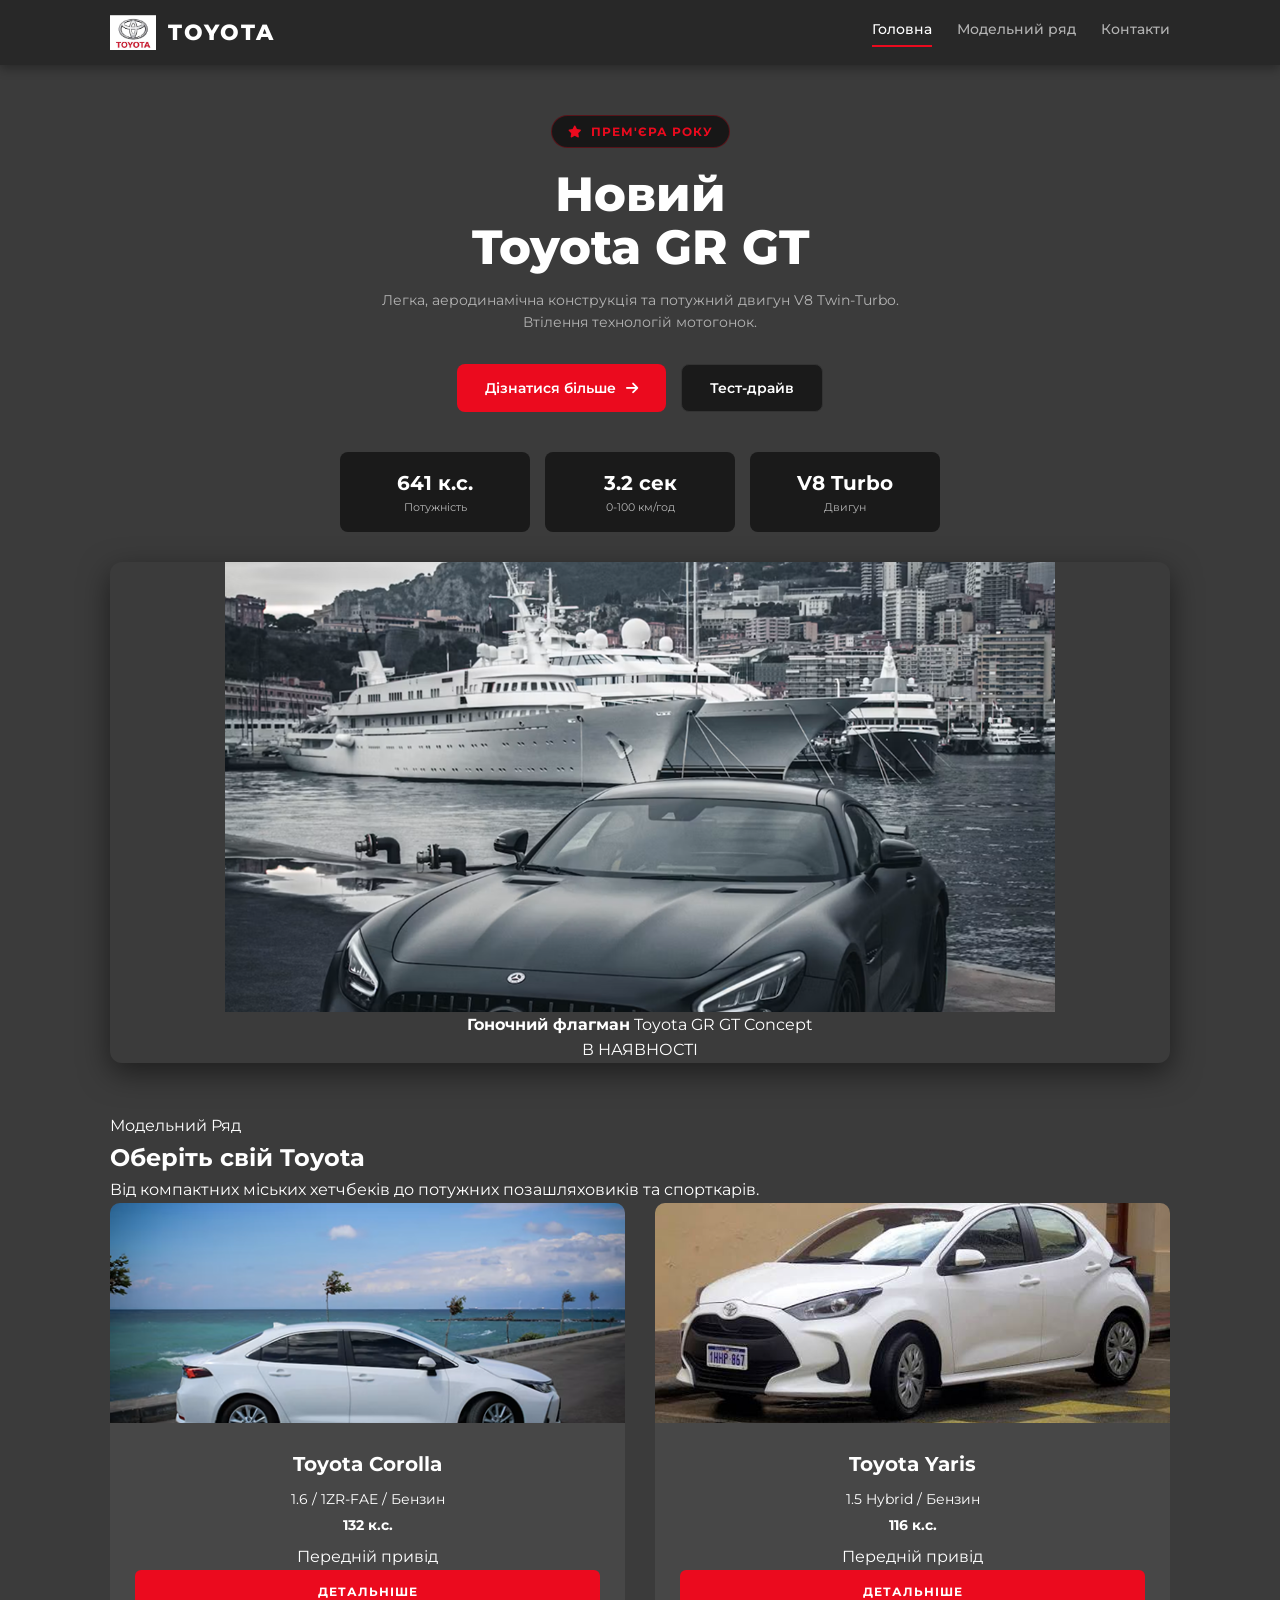
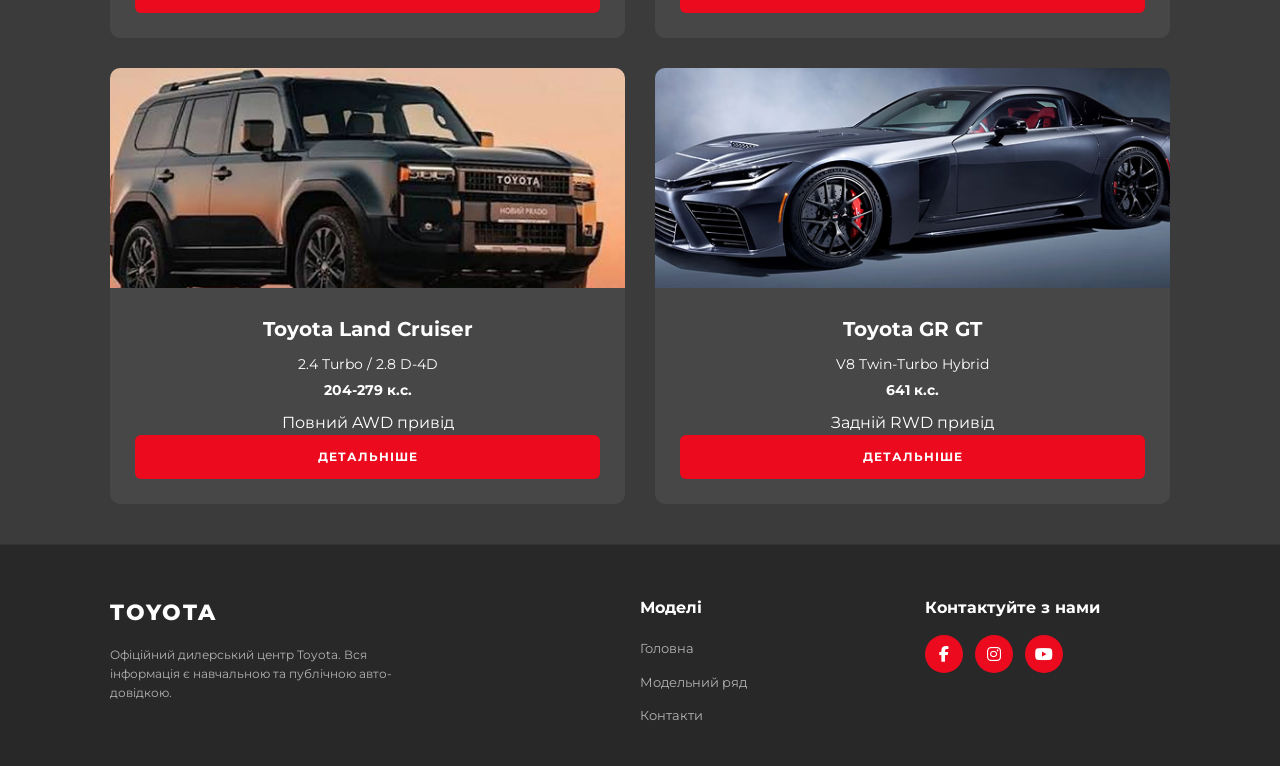
<file: index.html>
<!DOCTYPE html>
<html lang="uk">
<head>
  <meta charset="UTF-8">
  <meta name="viewport" content="width=device-width, initial-scale=1.0">
  <title>Toyota — Модельний ряд</title>
  <!-- Шрифт Montserrat та іконки FontAwesome -->
  <link rel="preconnect" href="https://fonts.googleapis.com">
  <link rel="preconnect" href="https://fonts.gstatic.com" crossorigin>
  <link href="https://fonts.googleapis.com/css2?family=Montserrat:wght@400;500;600;700;800&display=swap" rel="stylesheet">
  <link rel="stylesheet" href="https://cdnjs.cloudflare.com/ajax/libs/font-awesome/6.4.0/css/all.min.css">
  <link rel="stylesheet" href="style.css">
</head>
<body>

  <!-- ШАПКА САЙТУ -->
  <header class="header">
    <div class="container header-container">
      <div class="logo-box">
        <img src="image 1 (1).png" alt="Toyota Logo" class="logo-img">
        <span class="logo-text">TOYOTA</span>
      </div>
      <nav class="nav">
        <a href="index.html" class="nav-link active">Головна</a>
        <a href="catalog.html" class="nav-link">Модельний ряд</a>
        <a href="contact.html" class="nav-link">Контакти</a>
      </nav>
    </div>
  </header>

  <!-- HERO-БАНЕР (ПРЕМ'ЄРА РОКУ) -->
  <section id="hero" class="hero">
    <div class="container hero-container">
      <div class="badge-premiera">
        <i class="fa-solid fa-star"></i> ПРЕМ'ЄРА РОКУ
      </div>
      <h1 class="hero-title">Новий<br>Toyota GR GT</h1>
      <p class="hero-subtitle">
        Легка, аеродинамічна конструкція та потужний двигун V8 Twin-Turbo.<br>Втілення технологій мотогонок.
      </p>
      
      <div class="hero-buttons">
        <a href="catalog.html" class="btn btn-primary">Дізнатися більше <i class="fa-solid fa-arrow-right"></i></a>
        <a href="contact.html" class="btn btn-secondary">Тест-драйв</a>
      </div>

      <!-- ХАРАКТЕРИСТИКИ -->
      <div class="stats-grid">
        <div class="stat-card">
          <span class="stat-val">641 к.с.</span>
          <span class="stat-lbl">Потужність</span>
        </div>
        <div class="stat-card">
          <span class="stat-val">3.2 сек</span>
          <span class="stat-lbl">0-100 км/год</span>
        </div>
        <div class="stat-card">
          <span class="stat-val">V8 Turbo</span>
          <span class="stat-lbl">Двигун</span>
        </div>
      </div>

      <!-- ГОЛОВНЕ ЗОБРАЖЕННЯ -->
      <div class="hero-image-wrapper">
        <img src="Rectangle 3.png" alt="Toyota GR GT" class="hero-img">
        <div class="image-caption">
          <div class="caption-text">
            <strong>Гоночний флагман</strong>
            <span>Toyota GR GT Concept</span>
          </div>
          <span class="caption-tag">В НАЯВНОСТІ</span>
        </div>
      </div>
    </div>
  </section>

  <!-- МОДЕЛЬНИЙ РЯД -->
  <section id="catalog" class="catalog">
    <div class="container">
      <div class="section-header">
        <div>
          <span class="section-subtitle">Модельний Ряд</span>
          <h2 class="section-title">Оберіть свій Toyota</h2>
        </div>
        <p class="section-desc">
          Від компактних міських хетчбеків до потужних позашляховиків та спорткарів.
        </p>
      </div>

      <!-- СІТКА КАРТОК -->
      <div class="cards-grid">
        
        <!-- Картка 1 -->
        <div class="car-card">
          <div class="card-img-wrapper">
            <img src="image 13.png" alt="Toyota Corolla">
          </div>
          <div class="card-content">
            <h3 class="car-name">Toyota Corolla</h3>
            <p class="car-spec">1.6 / 1ZR-FAE / Бензин</p>
            <p class="car-power">132 к.с.</p>
            <p class="car-drive">Передній привід</p>
            <a href="catalog.html" class="btn-card">ДЕТАЛЬНІШЕ</a>
          </div>
        </div>

        <!-- Картка 2 -->
        <div class="car-card">
          <div class="card-img-wrapper">
            <img src="image 3.png" alt="Toyota Yaris">
          </div>
          <div class="card-content">
            <h3 class="car-name">Toyota Yaris</h3>
            <p class="car-spec">1.5 Hybrid / Бензин</p>
            <p class="car-power">116 к.с.</p>
            <p class="car-drive">Передній привід</p>
            <a href="catalog.html" class="btn-card">ДЕТАЛЬНІШЕ</a>
          </div>
        </div>

        <!-- Картка 3 -->
        <div class="car-card">
          <div class="card-img-wrapper">
            <img src="Rectangle 4.png" alt="Toyota Land Cruiser">
          </div>
          <div class="card-content">
            <h3 class="car-name">Toyota Land Cruiser</h3>
            <p class="car-spec">2.4 Turbo / 2.8 D-4D</p>
            <p class="car-power">204-279 к.с.</p>
            <p class="car-drive">Повний AWD привід</p>
            <a href="catalog.html" class="btn-card">ДЕТАЛЬНІШЕ</a>
          </div>
        </div>

        <!-- Картка 4 -->
        <div class="car-card">
          <div class="card-img-wrapper">
            <img src="Rectangle 5.png" alt="Toyota GR GT">
          </div>
          <div class="card-content">
            <h3 class="car-name">Toyota GR GT</h3>
            <p class="car-spec">V8 Twin-Turbo Hybrid</p>
            <p class="car-power">641 к.с.</p>
            <p class="car-drive">Задній RWD привід</p>
            <a href="catalog.html" class="btn-card">ДЕТАЛЬНІШЕ</a>
          </div>
        </div>

      </div>
    </div>
  </section>

  <!-- ФУТЕР -->
  <footer id="footer" class="footer">
    <div class="container footer-container">
      <div class="footer-col brand-col">
        <div class="logo-box">
          <span class="logo-text">TOYOTA</span>
        </div>
        <p class="footer-text">
          Офіційний дилерський центр Toyota. Вся інформація є навчальною та публічною авто-довідкою.
        </p>
      </div>

      <div class="footer-col">
        <h4 class="footer-heading">Моделі</h4>
        <ul class="footer-links">
          <li><a href="index.html">Головна</a></li>
          <li><a href="catalog.html">Модельний ряд</a></li>
          <li><a href="contact.html">Контакти</a></li>
        </ul>
      </div>

      <div class="footer-col">
        <h4 class="footer-heading">Контактуйте з нами</h4>
        <div class="social-links">
          <a href="#" class="social-btn"><i class="fa-brands fa-facebook-f"></i></a>
          <a href="#" class="social-btn"><i class="fa-brands fa-instagram"></i></a>
          <a href="#" class="social-btn"><i class="fa-brands fa-youtube"></i></a>
        </div>
      </div>
    </div>
  </footer>

</body>
</html>
</file>
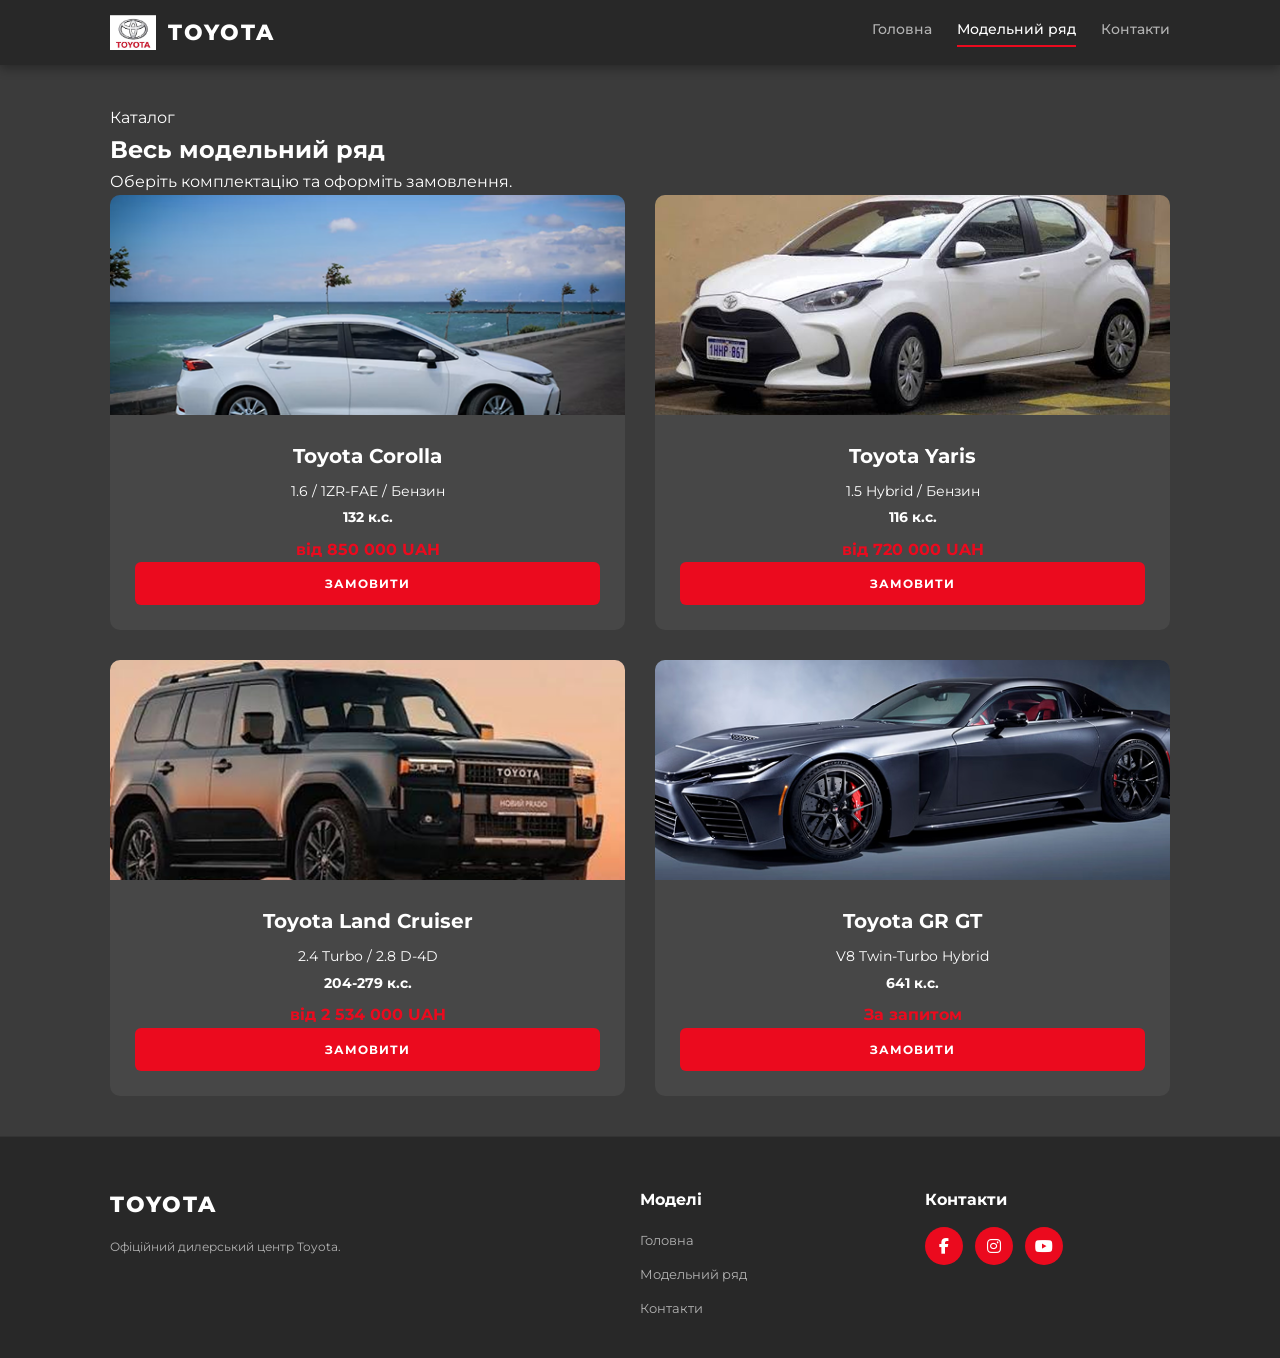
<file: catalog.html>
<!DOCTYPE html>
<html lang="uk">
<head>
  <meta charset="UTF-8">
  <meta name="viewport" content="width=device-width, initial-scale=1.0">
  <title>Toyota — Модельний ряд</title>
  <link rel="preconnect" href="https://fonts.googleapis.com">
  <link rel="preconnect" href="https://fonts.gstatic.com" crossorigin>
  <link href="https://fonts.googleapis.com/css2?family=Montserrat:wght@400;500;600;700;800&display=swap" rel="stylesheet">
  <link rel="stylesheet" href="https://cdnjs.cloudflare.com/ajax/libs/font-awesome/6.4.0/css/all.min.css">
  <link rel="stylesheet" href="style.css">
</head>
<body>

  <header class="header">
    <div class="container header-container">
      <div class="logo-box">
        <img src="image 1 (1).png" alt="Toyota Logo" class="logo-img">
        <span class="logo-text">TOYOTA</span>
      </div>
      <nav class="nav">
        <a href="index.html" class="nav-link">Головна</a>
        <a href="catalog.html" class="nav-link active">Модельний ряд</a>
        <a href="contact.html" class="nav-link">Контакти</a>
      </nav>
    </div>
  </header>

  <section class="catalog" style="padding-top: 40px;">
    <div class="container">
      <div class="section-header">
        <div>
          <span class="section-subtitle">Каталог</span>
          <h2 class="section-title">Весь модельний ряд</h2>
        </div>
        <p class="section-desc">Оберіть комплектацію та оформіть замовлення.</p>
      </div>

      <div class="cards-grid">
        <div class="car-card">
          <div class="card-img-wrapper"><img src="image 13.png" alt="Toyota Corolla"></div>
          <div class="card-content">
            <h3 class="car-name">Toyota Corolla</h3>
            <p class="car-spec">1.6 / 1ZR-FAE / Бензин</p>
            <p class="car-power">132 к.с.</p>
            <p class="car-drive" style="color: #eb0a1e; font-weight: 700;">від 850 000 UAH</p>
            <a href="contact.html" class="btn-card" style="display: block; text-decoration: none; text-align: center;">ЗАМОВИТИ</a>
          </div>
        </div>

        <div class="car-card">
          <div class="card-img-wrapper"><img src="image 3.png" alt="Toyota Yaris"></div>
          <div class="card-content">
            <h3 class="car-name">Toyota Yaris</h3>
            <p class="car-spec">1.5 Hybrid / Бензин</p>
            <p class="car-power">116 к.с.</p>
            <p class="car-drive" style="color: #eb0a1e; font-weight: 700;">від 720 000 UAH</p>
            <a href="contact.html" class="btn-card" style="display: block; text-decoration: none; text-align: center;">ЗАМОВИТИ</a>
          </div>
        </div>

        <div class="car-card">
          <div class="card-img-wrapper"><img src="Rectangle 4.png" alt="Toyota Land Cruiser"></div>
          <div class="card-content">
            <h3 class="car-name">Toyota Land Cruiser</h3>
            <p class="car-spec">2.4 Turbo / 2.8 D-4D</p>
            <p class="car-power">204-279 к.с.</p>
            <p class="car-drive" style="color: #eb0a1e; font-weight: 700;">від 2 534 000 UAH</p>
            <a href="contact.html" class="btn-card" style="display: block; text-decoration: none; text-align: center;">ЗАМОВИТИ</a>
          </div>
        </div>

        <div class="car-card">
          <div class="card-img-wrapper"><img src="Rectangle 5.png" alt="Toyota GR GT"></div>
          <div class="card-content">
            <h3 class="car-name">Toyota GR GT</h3>
            <p class="car-spec">V8 Twin-Turbo Hybrid</p>
            <p class="car-power">641 к.с.</p>
            <p class="car-drive" style="color: #eb0a1e; font-weight: 700;">За запитом</p>
            <a href="contact.html" class="btn-card" style="display: block; text-decoration: none; text-align: center;">ЗАМОВИТИ</a>
          </div>
        </div>
      </div>
    </div>
  </section>

  <footer class="footer">
    <div class="container footer-container">
      <div class="footer-col brand-col">
        <div class="logo-box"><span class="logo-text">TOYOTA</span></div>
        <p class="footer-text">Офіційний дилерський центр Toyota.</p>
      </div>
      <div class="footer-col">
        <h4 class="footer-heading">Моделі</h4>
        <ul class="footer-links">
          <li><a href="index.html">Головна</a></li>
          <li><a href="catalog.html">Модельний ряд</a></li>
          <li><a href="contact.html">Контакти</a></li>
        </ul>
      </div>
      <div class="footer-col">
        <h4 class="footer-heading">Контакти</h4>
        <div class="social-links">
          <a href="#" class="social-btn"><i class="fa-brands fa-facebook-f"></i></a>
          <a href="#" class="social-btn"><i class="fa-brands fa-instagram"></i></a>
          <a href="#" class="social-btn"><i class="fa-brands fa-youtube"></i></a>
        </div>
      </div>
    </div>
  </footer>

</body>
</html>
</file>
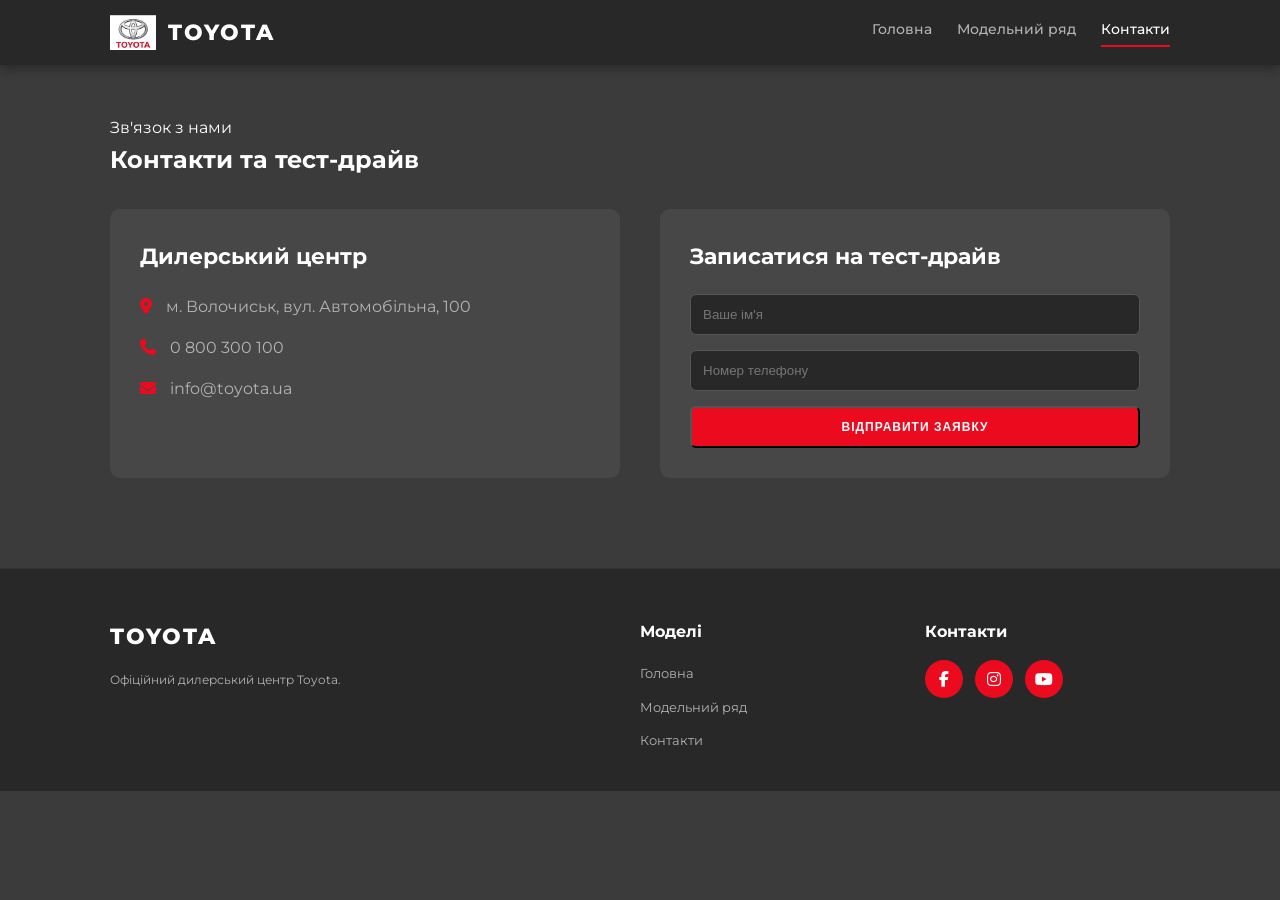
<file: contact.html>
<!DOCTYPE html>
<html lang="uk">
<head>
  <meta charset="UTF-8">
  <meta name="viewport" content="width=device-width, initial-scale=1.0">
  <title>Toyota — Контакти</title>
  <link rel="preconnect" href="https://fonts.googleapis.com">
  <link rel="preconnect" href="https://fonts.gstatic.com" crossorigin>
  <link href="https://fonts.googleapis.com/css2?family=Montserrat:wght@400;500;600;700;800&display=swap" rel="stylesheet">
  <link rel="stylesheet" href="https://cdnjs.cloudflare.com/ajax/libs/font-awesome/6.4.0/css/all.min.css">
  <link rel="stylesheet" href="style.css">
</head>
<body>

  <header class="header">
    <div class="container header-container">
      <div class="logo-box">
        <img src="image 1 (1).png" alt="Toyota Logo" class="logo-img">
        <span class="logo-text">TOYOTA</span>
      </div>
      <nav class="nav">
        <a href="index.html" class="nav-link">Головна</a>
        <a href="catalog.html" class="nav-link">Модельний ряд</a>
        <a href="contact.html" class="nav-link active">Контакти</a>
      </nav>
    </div>
  </header>

  <section class="catalog" style="padding: 50px 0;">
    <div class="container">
      <div class="section-header">
        <div>
          <span class="section-subtitle">Зв'язок з нами</span>
          <h2 class="section-title">Контакти та тест-драйв</h2>
        </div>
      </div>

      <div style="display: grid; grid-template-columns: 1fr 1fr; gap: 40px; margin-top: 30px;" class="contact-responsive">
        <div style="background: var(--bg-card); padding: 30px; border-radius: 10px;">
          <h3 style="margin-bottom: 20px; font-size: 22px;">Дилерський центр</h3>
          <p style="margin-bottom: 15px; color: var(--text-muted);"><i class="fa-solid fa-location-dot" style="color: var(--accent-red); margin-right: 10px;"></i> м. Волочиськ, вул. Автомобільна, 100</p>
          <p style="margin-bottom: 15px; color: var(--text-muted);"><i class="fa-solid fa-phone" style="color: var(--accent-red); margin-right: 10px;"></i> 0 800 300 100</p>
          <p style="margin-bottom: 15px; color: var(--text-muted);"><i class="fa-solid fa-envelope" style="color: var(--accent-red); margin-right: 10px;"></i> info@toyota.ua</p>
        </div>

        <div style="background: var(--bg-card); padding: 30px; border-radius: 10px;">
          <h3 style="margin-bottom: 20px; font-size: 22px;">Записатися на тест-драйв</h3>
          <form onsubmit="event.preventDefault(); alert('Дякуємо! Вашу заявку надіслано.');">
            <div style="margin-bottom: 15px;">
              <input type="text" placeholder="Ваше ім'я" required style="width: 100%; padding: 12px; background: #282828; border: 1px solid #555; color: #fff; border-radius: 6px;">
            </div>
            <div style="margin-bottom: 15px;">
              <input type="tel" placeholder="Номер телефону" required style="width: 100%; padding: 12px; background: #282828; border: 1px solid #555; color: #fff; border-radius: 6px;">
            </div>
            <button type="submit" class="btn-card" style="cursor: pointer;">ВІДПРАВИТИ ЗАЯВКУ</button>
          </form>
        </div>
      </div>
    </div>
  </section>

  <footer class="footer">
    <div class="container footer-container">
      <div class="footer-col brand-col">
        <div class="logo-box"><span class="logo-text">TOYOTA</span></div>
        <p class="footer-text">Офіційний дилерський центр Toyota.</p>
      </div>
      <div class="footer-col">
        <h4 class="footer-heading">Моделі</h4>
        <ul class="footer-links">
          <li><a href="index.html">Головна</a></li>
          <li><a href="catalog.html">Модельний ряд</a></li>
          <li><a href="contact.html">Контакти</a></li>
        </ul>
      </div>
      <div class="footer-col">
        <h4 class="footer-heading">Контакти</h4>
        <div class="social-links">
          <a href="#" class="social-btn"><i class="fa-brands fa-facebook-f"></i></a>
          <a href="#" class="social-btn"><i class="fa-brands fa-instagram"></i></a>
          <a href="#" class="social-btn"><i class="fa-brands fa-youtube"></i></a>
        </div>
      </div>
    </div>
  </footer>

</body>
</html>
</file>
<file: style.css>
/* --- ОСНОВНІ ЗМІННІ ТА СКИДАННЯ --- */
:root {
  --bg-main: #3b3b3b;
  --bg-card: #474747;
  --bg-darker: #282828;
  --accent-red: #eb0a1e;
  --accent-red-hover: #c40718;
  --text-main: #ffffff;
  --text-muted: #b3b3b3;
  --font-family: 'Montserrat', sans-serif;
  --radius: 8px;
  --transition: all 0.3s ease;
}

* {
  box-sizing: border-box;
  margin: 0;
  padding: 0;
}

body {
  font-family: var(--font-family);
  background-color: var(--bg-main);
  color: var(--text-main);
  line-height: 1.6;
}

.container {
  max-width: 1100px;
  margin: 0 auto;
  padding: 0 20px;
}

/* --- ШАПКА --- */
.header {
  background-color: var(--bg-darker);
  padding: 15px 0;
  position: sticky;
  top: 0;
  z-index: 100;
  box-shadow: 0 4px 10px rgba(0, 0, 0, 0.3);
}

.header-container {
  display: flex;
  justify-content: space-between;
  align-items: center;
}

.logo-box {
  display: flex;
  align-items: center;
  gap: 12px;
  text-decoration: none;
  color: var(--text-main);
}

.logo-img {
  height: 35px;
  /* filter: brightness(0) invert(1); */
}

.logo-text {
  font-size: 22px;
  font-weight: 800;
  letter-spacing: 2px;
}

.nav {
  display: flex;
  gap: 25px;
}

.nav-link {
  color: var(--text-muted);
  text-decoration: none;
  font-size: 14px;
  font-weight: 500;
  transition: var(--transition);
  padding-bottom: 4px;
}

.nav-link:hover, .nav-link.active {
  color: var(--text-main);
  border-bottom: 2px solid var(--accent-red);
}

/* --- HERO СЕКЦІЯ --- */
.hero {
  padding: 50px 0;
  text-align: center;
}

.badge-premiera {
  display: inline-flex;
  align-items: center;
  gap: 8px;
  background-color: rgba(0, 0, 0, 0.6);
  color: var(--accent-red);
  padding: 6px 16px;
  border-radius: 20px;
  font-size: 12px;
  font-weight: 700;
  letter-spacing: 1px;
  margin-bottom: 20px;
  border: 1px solid rgba(235, 10, 30, 0.3);
}

.hero-title {
  font-size: 48px;
  font-weight: 800;
  line-height: 1.1;
  margin-bottom: 15px;
}

.hero-subtitle {
  color: var(--text-muted);
  font-size: 14px;
  max-width: 600px;
  margin: 0 auto 30px;
}

.hero-buttons {
  display: flex;
  justify-content: center;
  gap: 15px;
  margin-bottom: 40px;
}

.btn {
  display: inline-flex;
  align-items: center;
  justify-content: center;
  gap: 10px;
  padding: 12px 28px;
  border-radius: var(--radius);
  font-weight: 600;
  font-size: 14px;
  text-decoration: none;
  cursor: pointer;
  transition: var(--transition);
  border: none;
}

.btn-primary {
  background-color: var(--accent-red);
  color: #fff;
}

.btn-primary:hover {
  background-color: var(--accent-red-hover);
}

.btn-secondary {
  background-color: #1a1a1a;
  color: #fff;
  border: 1px solid #333;
}

.btn-secondary:hover {
  background-color: #333;
}

.btn-block {
  width: 100%;
}

.stats-grid {
  display: grid;
  grid-template-columns: repeat(3, 1fr);
  gap: 15px;
  max-width: 600px;
  margin: 0 auto 30px;
}

.stat-card {
  background-color: #1a1a1a;
  padding: 15px;
  border-radius: var(--radius);
  display: flex;
  flex-direction: column;
}

.stat-val {
  font-size: 20px;
  font-weight: 700;
}

.stat-lbl {
  font-size: 11px;
  color: var(--text-muted);
}

.hero-image-wrapper {
  border-radius: 12px;
  overflow: hidden;
  box-shadow: 0 10px 30px rgba(0, 0, 0, 0.5);
}

.hero-img {
  width: 100%;
  height: 450px;
  object-fit: contain;
  display: block;
}

/* --- СТОРІНКИ (PAGE SECTIONS) --- */
.page-section {
  padding: 50px 0;
}

.page-header {
  margin-bottom: 35px;
  text-align: center;
}

.page-title {
  font-size: 36px;
  font-weight: 800;
  margin-bottom: 10px;
}

.page-subtitle {
  color: var(--text-muted);
  font-size: 15px;
}

/* --- КАТАЛОГ ТА ФІЛЬТРИ --- */
.filter-bar {
  display: flex;
  justify-content: center;
  gap: 12px;
  margin-bottom: 35px;
  flex-wrap: wrap;
}

.filter-btn {
  background-color: var(--bg-card);
  color: var(--text-main);
  border: none;
  padding: 8px 20px;
  border-radius: 20px;
  font-size: 13px;
  font-weight: 600;
  cursor: pointer;
  transition: var(--transition);
}

.filter-btn.active, .filter-btn:hover {
  background-color: var(--accent-red);
}

.cards-grid {
  display: grid;
  grid-template-columns: repeat(2, 1fr);
  gap: 30px;
}

.car-card {
  background-color: var(--bg-card);
  border-radius: 10px;
  overflow: hidden;
  transition: var(--transition);
}

.car-card:hover {
  transform: translateY(-5px);
  box-shadow: 0 10px 20px rgba(0, 0, 0, 0.3);
}

.card-img-wrapper {
  height: 220px;
  overflow: hidden;
}

.card-img-wrapper img {
  width: 100%;
  height: 100%;
  object-fit: cover;
}

.card-content {
  padding: 25px;
  text-align: center;
}

.car-name {
  font-size: 20px;
  font-weight: 700;
  margin-bottom: 8px;
}

.car-spec {
  font-size: 14px;
  margin-bottom: 4px;
}

.car-power {
  font-size: 14px;
  font-weight: 700;
  margin-bottom: 8px;
}

.car-price {
  font-size: 16px;
  font-weight: 800;
  color: var(--accent-red);
  margin-bottom: 20px;
}

.btn-card {
  display: block;
  width: 100%;
  background-color: var(--accent-red);
  color: #fff;
  text-decoration: none;
  padding: 12px;
  border-radius: 6px;
  font-weight: 700;
  font-size: 12px;
  letter-spacing: 1px;
  transition: var(--transition);
  text-align: center;
}

.btn-card:hover {
  background-color: var(--accent-red-hover);
}

/* --- КОНТАКТИ ТА ФОРМА --- */
.contact-grid {
  display: grid;
  grid-template-columns: 1fr 1fr;
  gap: 40px;
}

.contact-info h2, .contact-form-card h2 {
  font-size: 24px;
  margin-bottom: 15px;
}

.contact-desc {
  color: var(--text-muted);
  font-size: 14px;
  margin-bottom: 30px;
}

.info-item {
  display: flex;
  align-items: flex-start;
  gap: 15px;
  margin-bottom: 20px;
}

.info-item i {
  color: var(--accent-red);
  font-size: 20px;
  margin-top: 3px;
}

.info-item strong {
  display: block;
  font-size: 14px;
}

.info-item p {
  color: var(--text-muted);
  font-size: 13px;
}

.contact-form-card {
  background-color: var(--bg-card);
  padding: 30px;
  border-radius: 10px;
}

.contact-form {
  display: flex;
  flex-direction: column;
  gap: 18px;
}

.form-group {
  display: flex;
  flex-direction: column;
  gap: 6px;
  text-align: left;
}

.form-group label {
  font-size: 12px;
  font-weight: 600;
  color: var(--text-muted);
}

.form-group input, .form-select, .form-group textarea {
  background-color: var(--bg-darker);
  border: 1px solid #555;
  color: #fff;
  padding: 12px;
  border-radius: 6px;
  font-family: var(--font-family);
  font-size: 14px;
}

.form-group input:focus, .form-select:focus, .form-group textarea:focus {
  outline: none;
  border-color: var(--accent-red);
}

/* --- ФУТЕР --- */
.footer {
  background-color: var(--bg-darker);
  padding: 50px 0 30px;
  margin-top: 40px;
  border-top: 1px solid #333;
}

.footer-container {
  display: grid;
  grid-template-columns: 2fr 1fr 1fr;
  gap: 40px;
}

.footer-text {
  color: var(--text-muted);
  font-size: 12px;
  margin-top: 15px;
  max-width: 300px;
}

.footer-heading {
  font-size: 16px;
  margin-bottom: 15px;
}

.footer-links {
  list-style: none;
}

.footer-links li {
  margin-bottom: 8px;
}

.footer-links a {
  color: var(--text-muted);
  text-decoration: none;
  font-size: 13px;
  transition: var(--transition);
}

.footer-links a:hover {
  color: var(--accent-red);
}

.social-links {
  display: flex;
  gap: 12px;
}

.social-btn {
  width: 38px;
  height: 38px;
  background-color: var(--accent-red);
  color: #fff;
  border-radius: 50%;
  display: flex;
  align-items: center;
  justify-content: center;
  text-decoration: none;
  transition: var(--transition);
}

.social-btn:hover {
  transform: scale(1.1);
  background-color: var(--accent-red-hover);
}

/* --- АДАПТИВНІСТЬ --- */
@media (max-width: 768px) {
  .cards-grid, .contact-grid, .footer-container {
    grid-template-columns: 1fr;
  }

  .hero-title {
    font-size: 34px;
  }

  .stats-grid {
    grid-template-columns: 1fr;
  }
}
</file>
